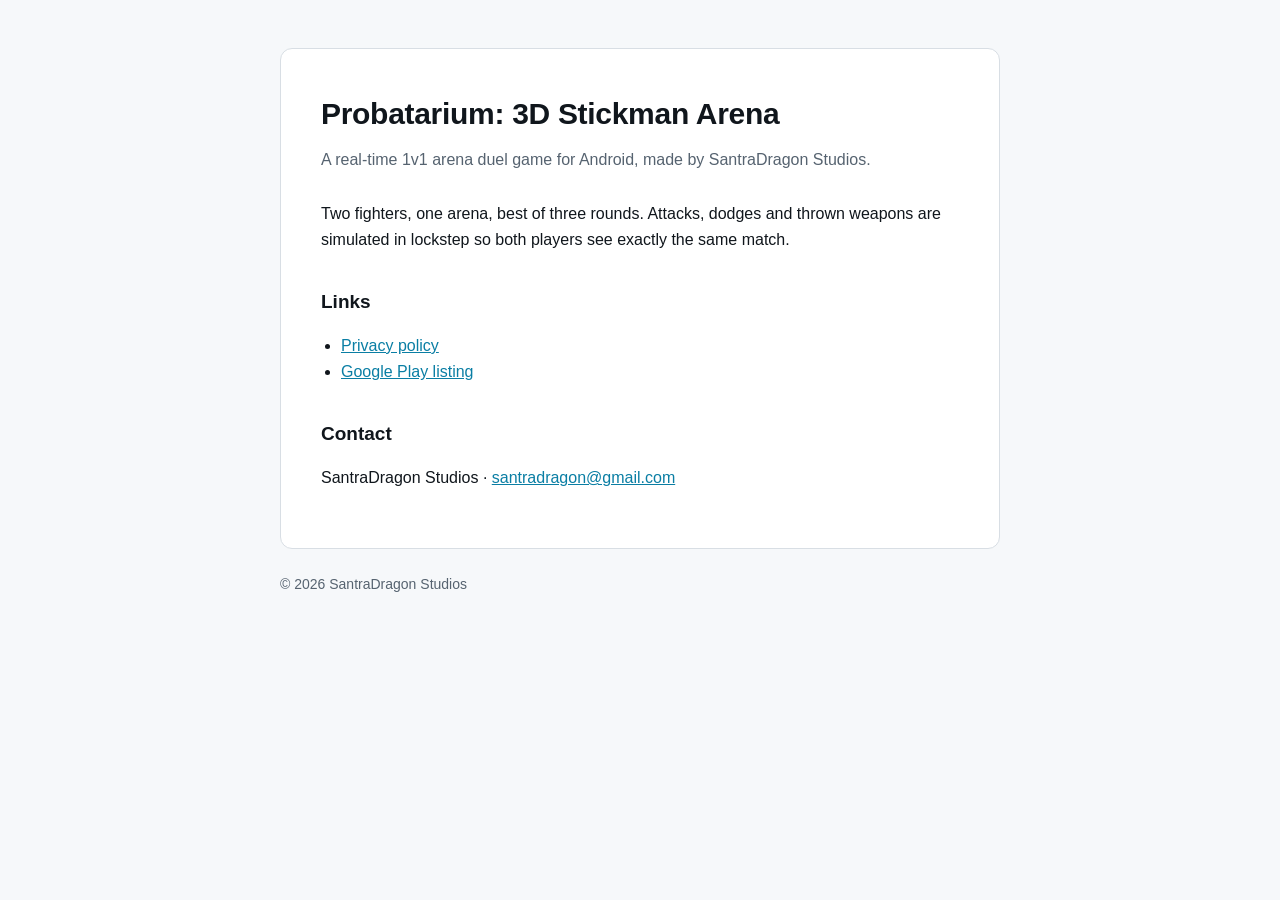
<file: index.html>
<!doctype html>
<html lang="en">
<head>
<meta charset="utf-8">
<meta name="viewport" content="width=device-width, initial-scale=1">
<title>Probatarium: 3D Stickman Arena</title>
<meta name="description" content="Probatarium: 3D Stickman Arena - a real-time 1v1 arena duel game for Android by SantraDragon Studios.">
<link rel="stylesheet" href="style.css">
</head>
<body>
<main>
  <h1>Probatarium: 3D Stickman Arena</h1>
  <p class="lead">A real-time 1v1 arena duel game for Android, made by SantraDragon Studios.</p>

  <p>Two fighters, one arena, best of three rounds. Attacks, dodges and thrown weapons are
     simulated in lockstep so both players see exactly the same match.</p>

  <h2>Links</h2>
  <ul>
    <li><a href="privacy.html">Privacy policy</a></li>
    <li><a href="https://play.google.com/store/apps/details?id=com.santradragonstudios.probatarium">Google Play listing</a></li>
  </ul>

  <h2>Contact</h2>
  <p>SantraDragon Studios &middot; <a href="mailto:santradragon@gmail.com">santradragon@gmail.com</a></p>
</main>
<footer>&copy; 2026 SantraDragon Studios</footer>
</body>
</html>
</file>
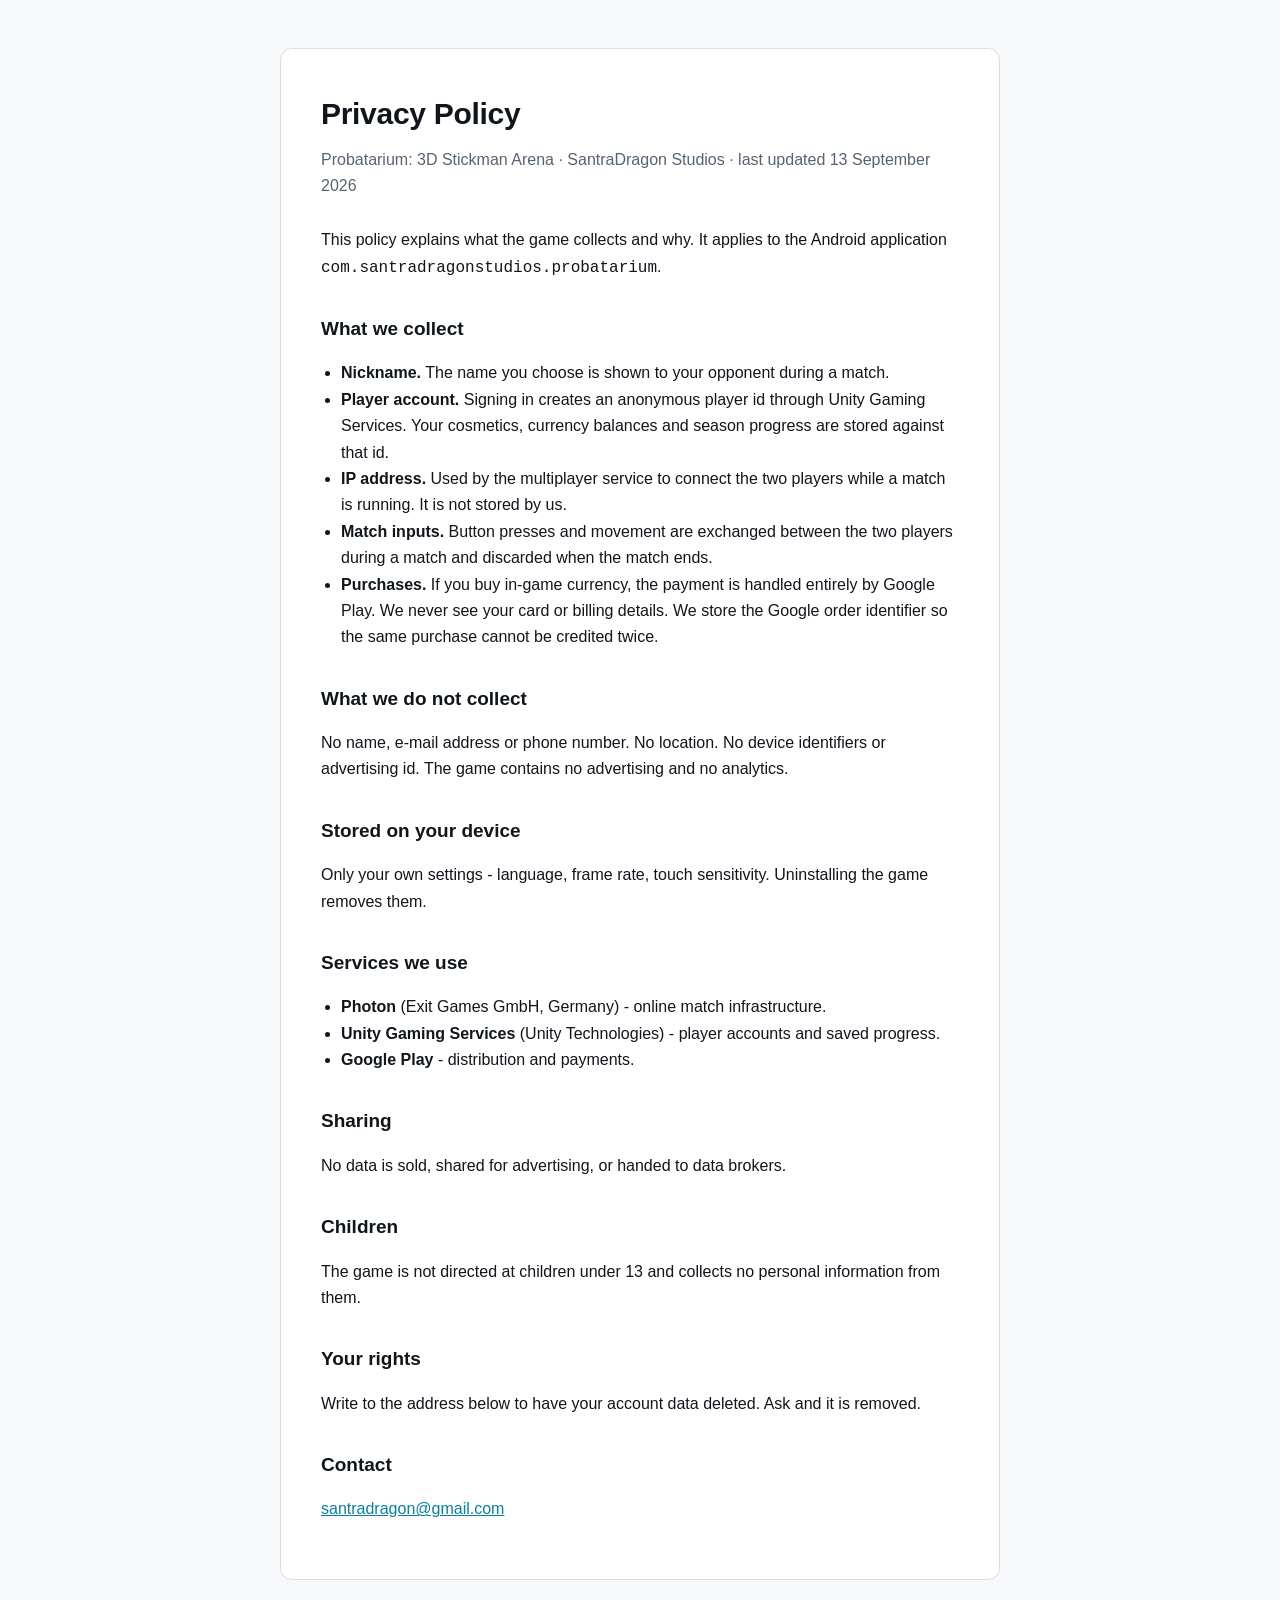
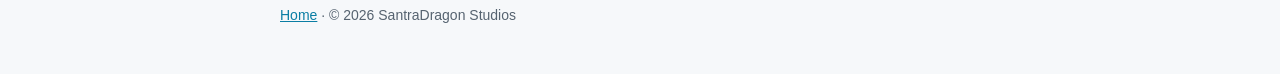
<file: privacy.html>
<!doctype html>
<html lang="en">
<head>
<meta charset="utf-8">
<meta name="viewport" content="width=device-width, initial-scale=1">
<title>Privacy Policy - Probatarium: 3D Stickman Arena</title>
<meta name="description" content="Privacy policy for Probatarium: 3D Stickman Arena by SantraDragon Studios.">
<link rel="stylesheet" href="style.css">
</head>
<body>
<main>
  <h1>Privacy Policy</h1>
  <p class="lead">Probatarium: 3D Stickman Arena &middot; SantraDragon Studios &middot; last updated 13 September 2026</p>

  <p>This policy explains what the game collects and why. It applies to the Android application
     <code>com.santradragonstudios.probatarium</code>.</p>

  <h2>What we collect</h2>
  <ul>
    <li><strong>Nickname.</strong> The name you choose is shown to your opponent during a match.</li>
    <li><strong>Player account.</strong> Signing in creates an anonymous player id through Unity Gaming
        Services. Your cosmetics, currency balances and season progress are stored against that id.</li>
    <li><strong>IP address.</strong> Used by the multiplayer service to connect the two players while a
        match is running. It is not stored by us.</li>
    <li><strong>Match inputs.</strong> Button presses and movement are exchanged between the two players
        during a match and discarded when the match ends.</li>
    <li><strong>Purchases.</strong> If you buy in-game currency, the payment is handled entirely by
        Google Play. We never see your card or billing details. We store the Google order identifier so
        the same purchase cannot be credited twice.</li>
  </ul>

  <h2>What we do not collect</h2>
  <p>No name, e-mail address or phone number. No location. No device identifiers or advertising id.
     The game contains no advertising and no analytics.</p>

  <h2>Stored on your device</h2>
  <p>Only your own settings - language, frame rate, touch sensitivity. Uninstalling the game removes them.</p>

  <h2>Services we use</h2>
  <ul>
    <li><strong>Photon</strong> (Exit Games GmbH, Germany) - online match infrastructure.</li>
    <li><strong>Unity Gaming Services</strong> (Unity Technologies) - player accounts and saved progress.</li>
    <li><strong>Google Play</strong> - distribution and payments.</li>
  </ul>

  <h2>Sharing</h2>
  <p>No data is sold, shared for advertising, or handed to data brokers.</p>

  <h2>Children</h2>
  <p>The game is not directed at children under 13 and collects no personal information from them.</p>

  <h2>Your rights</h2>
  <p>Write to the address below to have your account data deleted. Ask and it is removed.</p>

  <h2>Contact</h2>
  <p><a href="mailto:santradragon@gmail.com">santradragon@gmail.com</a></p>
</main>
<footer><a href="index.html">Home</a> &middot; &copy; 2026 SantraDragon Studios</footer>
</body>
</html>
</file>
<file: style.css>
:root {
  color-scheme: light dark;
  --ink: #10161c;
  --muted: #566370;
  --bg: #f6f8fa;
  --card: #ffffff;
  --line: #d8dee4;
  --accent: #0a7ea4;
}
@media (prefers-color-scheme: dark) {
  :root {
    --ink: #e6edf3;
    --muted: #9aa7b2;
    --bg: #0d1117;
    --card: #161b22;
    --line: #30363d;
    --accent: #4fc3e8;
  }
}
* { box-sizing: border-box; }
body {
  margin: 0;
  padding: 48px 20px;
  background: var(--bg);
  color: var(--ink);
  font: 16px/1.65 -apple-system, "Segoe UI", Roboto, Helvetica, Arial, sans-serif;
}
main {
  max-width: 720px;
  margin: 0 auto;
  background: var(--card);
  border: 1px solid var(--line);
  border-radius: 12px;
  padding: 40px;
}
h1 { font-size: 30px; margin: 0 0 8px; letter-spacing: -0.01em; }
h2 { font-size: 19px; margin: 32px 0 8px; }
p, li { color: var(--ink); }
.lead { color: var(--muted); margin: 0 0 28px; }
a { color: var(--accent); }
footer { max-width: 720px; margin: 24px auto 0; color: var(--muted); font-size: 14px; }
ul { padding-left: 20px; }
</file>
